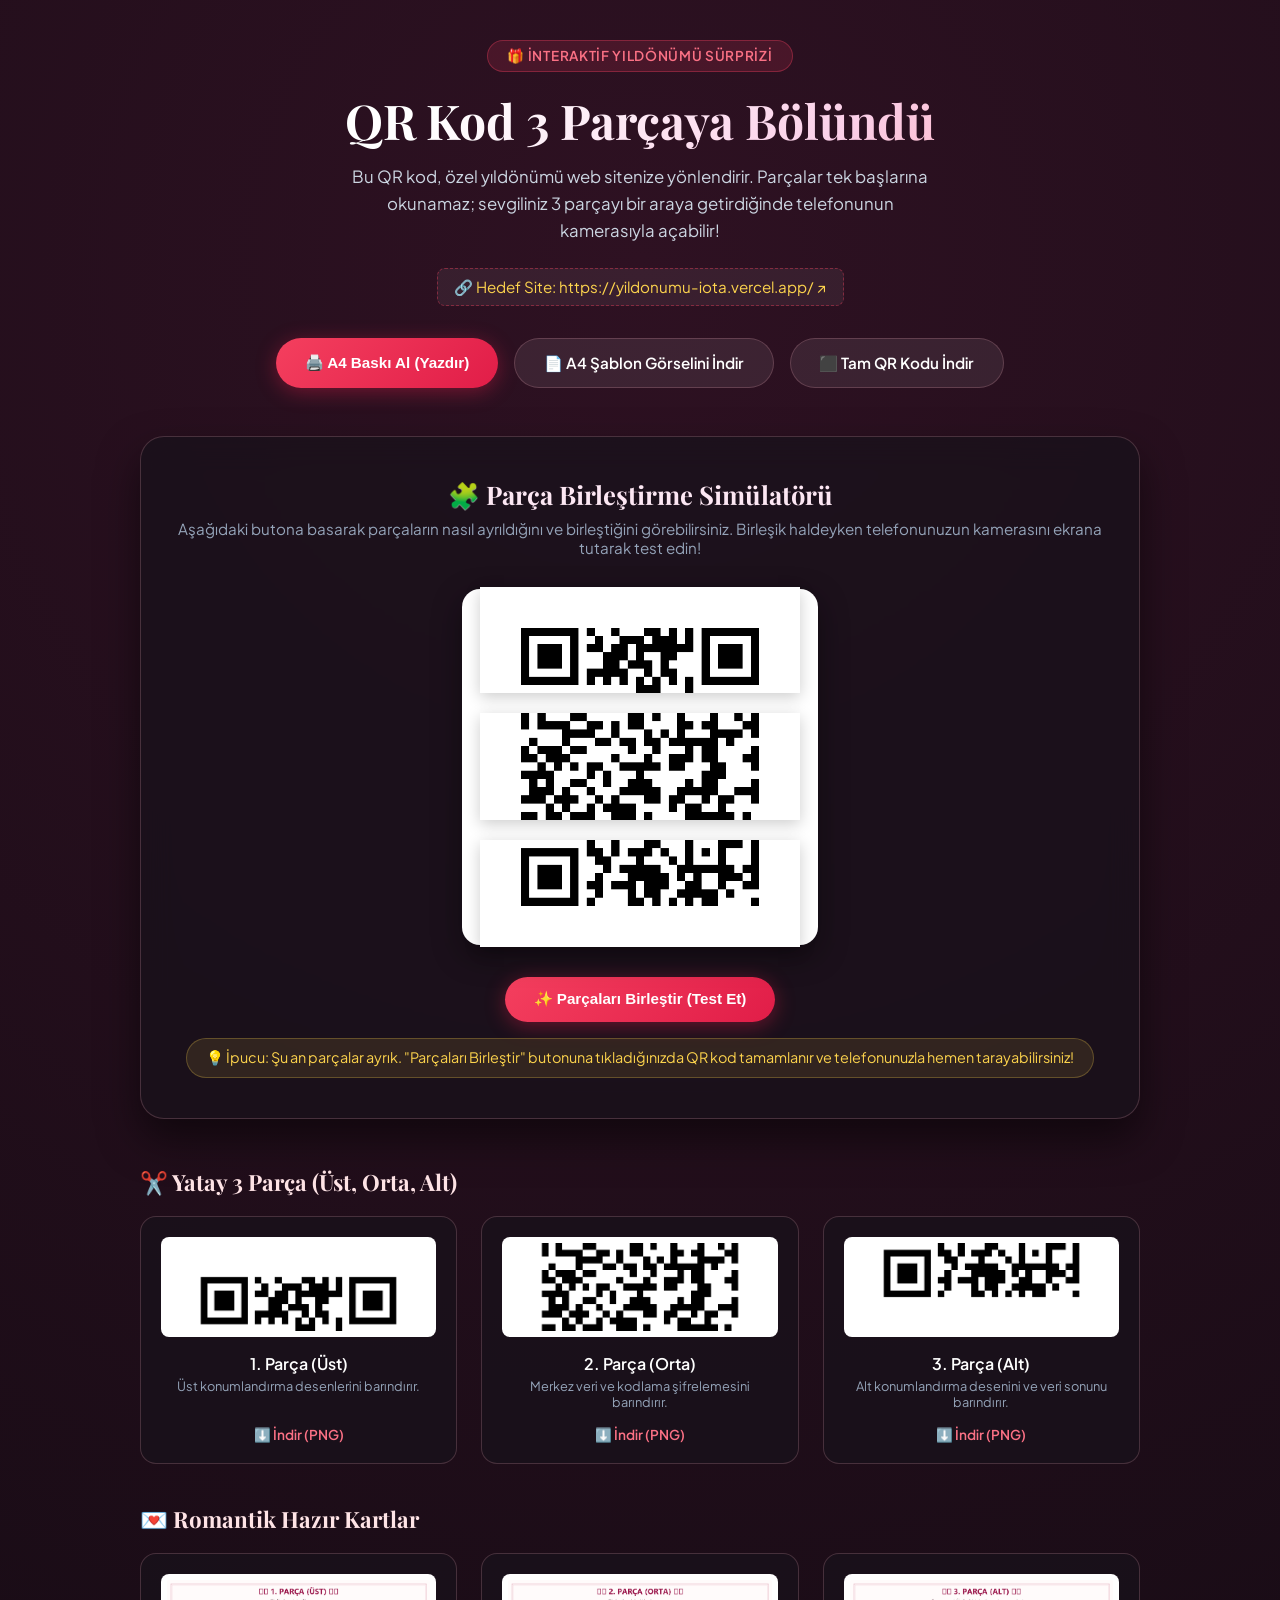
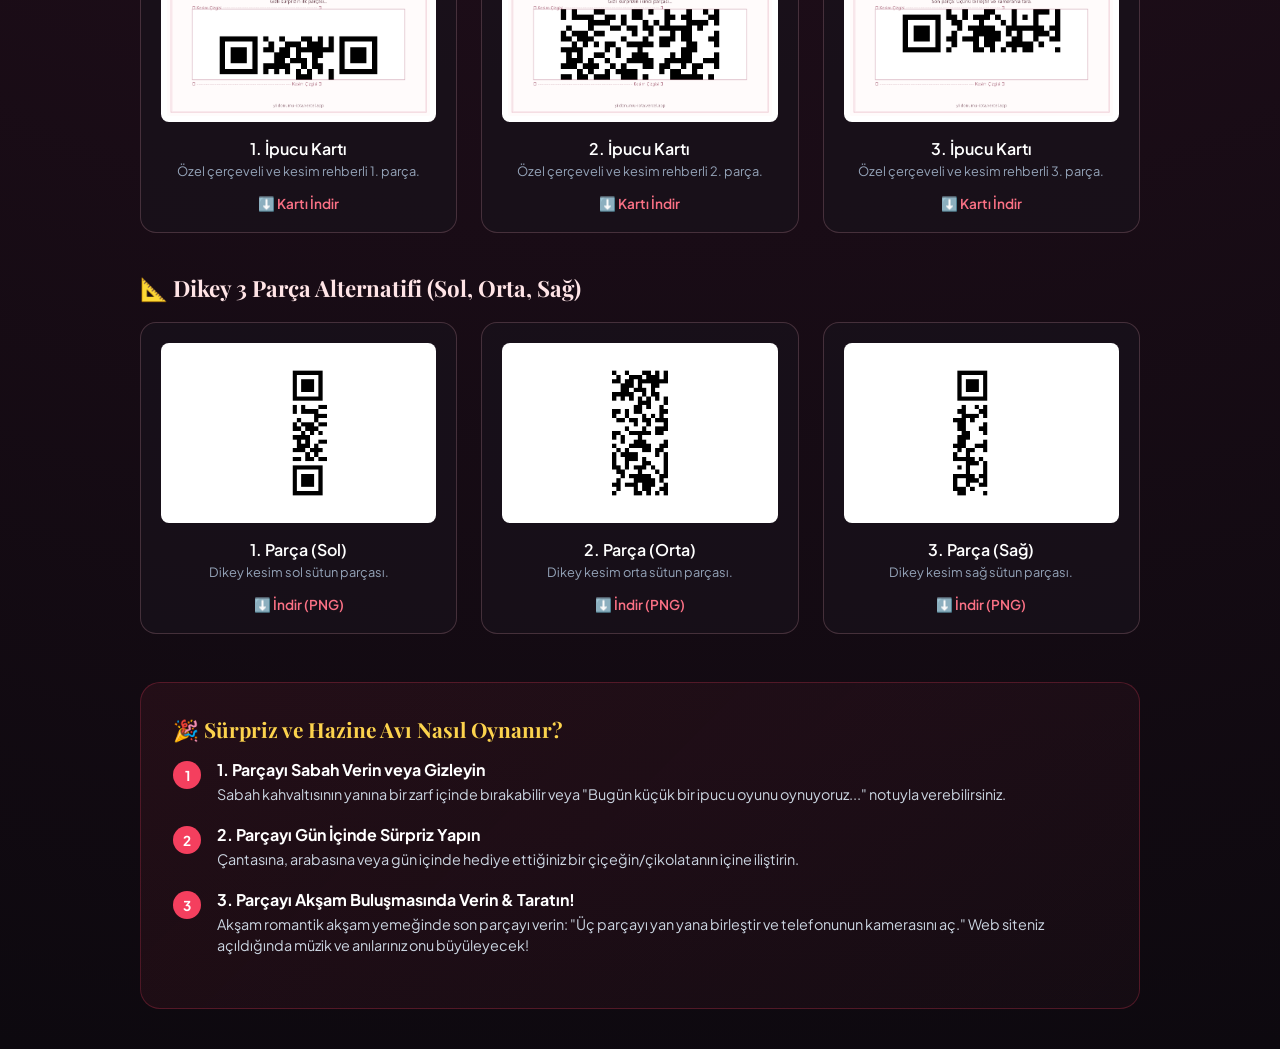
<file: qr_kodlar/yazdir_ve_kes.html>
<!DOCTYPE html>
<html lang="tr">
<head>
  <meta charset="UTF-8">
  <meta name="viewport" content="width=device-width, initial-scale=1.0">
  <title>Yıldönümü QR Bulmacası - 3 Parça Kesim & Yazdırma</title>
  <link rel="preconnect" href="https://fonts.googleapis.com">
  <link rel="preconnect" href="https://fonts.gstatic.com" crossorigin>
  <link href="https://fonts.googleapis.com/css2?family=Playfair+Display:ital,wght@0,500;0,700;1,400&family=Plus+Jakarta+Sans:wght@300;400;500;600;700&display=swap" rel="stylesheet">
  <style>
    :root {
      --bg: #0d090f;
      --card-bg: rgba(25, 18, 27, 0.75);
      --border: rgba(255, 182, 193, 0.2);
      --primary: #f43f5e;
      --accent: #fb7185;
      --gold: #fcd34d;
      --text: #fce7f3;
      --text-muted: #fda4af;
    }

    * {
      box-sizing: border-box;
      margin: 0;
      padding: 0;
    }

    body {
      font-family: 'Plus Jakarta Sans', sans-serif;
      background: radial-gradient(circle at 50% 10%, #2e1122 0%, var(--bg) 100%);
      color: var(--text);
      min-height: 100vh;
      padding: 2.5rem 1.5rem;
    }

    .container {
      max-width: 1000px;
      margin: 0 auto;
    }

    header {
      text-align: center;
      margin-bottom: 3rem;
    }

    .badge {
      display: inline-flex;
      align-items: center;
      gap: 0.5rem;
      padding: 0.4rem 1.2rem;
      border-radius: 999px;
      background: rgba(244, 63, 94, 0.15);
      border: 1px solid rgba(244, 63, 94, 0.35);
      color: var(--accent);
      font-size: 0.85rem;
      font-weight: 600;
      letter-spacing: 0.05em;
      text-transform: uppercase;
      margin-bottom: 1rem;
    }

    h1 {
      font-family: 'Playfair Display', serif;
      font-size: clamp(2rem, 4vw, 3rem);
      background: linear-gradient(135deg, #fff 30%, #fbcfe8 70%, #fda4af 100%);
      -webkit-background-clip: text;
      -webkit-text-fill-color: transparent;
      margin-bottom: 0.75rem;
    }

    p.subtitle {
      color: #cbd5e1;
      font-size: 1.05rem;
      max-width: 600px;
      margin: 0 auto 1.5rem;
      line-height: 1.6;
    }

    .target-link {
      display: inline-flex;
      align-items: center;
      gap: 0.5rem;
      background: rgba(255, 255, 255, 0.06);
      padding: 0.5rem 1rem;
      border-radius: 8px;
      border: 1px dashed rgba(244, 63, 94, 0.4);
      color: var(--gold);
      text-decoration: none;
      font-size: 0.95rem;
      transition: all 0.2s ease;
    }

    .target-link:hover {
      background: rgba(244, 63, 94, 0.2);
      transform: translateY(-2px);
    }

    .action-bar {
      display: flex;
      justify-content: center;
      flex-wrap: wrap;
      gap: 1rem;
      margin: 2rem 0;
    }

    .btn {
      display: inline-flex;
      align-items: center;
      gap: 0.6rem;
      padding: 0.85rem 1.8rem;
      border-radius: 999px;
      font-weight: 600;
      font-size: 0.95rem;
      cursor: pointer;
      border: none;
      text-decoration: none;
      transition: all 0.25s ease;
    }

    .btn-primary {
      background: linear-gradient(135deg, #f43f5e, #e11d48);
      color: white;
      box-shadow: 0 4px 20px rgba(225, 29, 72, 0.4);
    }

    .btn-primary:hover {
      transform: translateY(-2px);
      box-shadow: 0 6px 25px rgba(225, 29, 72, 0.6);
    }

    .btn-secondary {
      background: rgba(255, 255, 255, 0.08);
      color: #fff;
      border: 1px solid var(--border);
    }

    .btn-secondary:hover {
      background: rgba(255, 255, 255, 0.15);
      border-color: rgba(255, 255, 255, 0.4);
    }

    /* Interactive Simulator */
    .simulator-card {
      background: var(--card-bg);
      backdrop-filter: blur(16px);
      border: 1px solid var(--border);
      border-radius: 24px;
      padding: 2.5rem 2rem;
      margin-bottom: 3rem;
      text-align: center;
      box-shadow: 0 20px 40px rgba(0, 0, 0, 0.5);
    }

    .simulator-title {
      font-family: 'Playfair Display', serif;
      font-size: 1.6rem;
      margin-bottom: 0.5rem;
    }

    .simulator-desc {
      color: #94a3b8;
      font-size: 0.95rem;
      margin-bottom: 2rem;
    }

    .puzzle-wrapper {
      display: inline-flex;
      flex-direction: column;
      align-items: center;
      justify-content: center;
      background: white;
      padding: 18px;
      border-radius: 18px;
      box-shadow: 0 10px 30px rgba(0, 0, 0, 0.4);
      margin: 0 auto 2rem;
      position: relative;
    }

    .qr-piece {
      display: block;
      width: 320px;
      height: 106.66px;
      object-fit: cover;
      transition: all 0.4s cubic-bezier(0.34, 1.56, 0.64, 1);
      position: relative;
    }

    /* Splitting states */
    .puzzle-wrapper.separated .qr-piece:nth-child(1) {
      transform: translateY(-20px);
      box-shadow: 0 4px 15px rgba(0, 0, 0, 0.2);
    }

    .puzzle-wrapper.separated .qr-piece:nth-child(2) {
      box-shadow: 0 4px 15px rgba(0, 0, 0, 0.2);
    }

    .puzzle-wrapper.separated .qr-piece:nth-child(3) {
      transform: translateY(20px);
      box-shadow: 0 4px 15px rgba(0, 0, 0, 0.2);
    }

    .puzzle-wrapper.joined .qr-piece {
      transform: translateY(0);
      margin: 0;
      box-shadow: none;
    }

    .scan-tip {
      font-size: 0.9rem;
      color: var(--gold);
      background: rgba(252, 211, 77, 0.1);
      border: 1px solid rgba(252, 211, 77, 0.25);
      padding: 0.6rem 1.2rem;
      border-radius: 999px;
      display: inline-block;
    }

    /* Grids of assets */
    .section-heading {
      font-family: 'Playfair Display', serif;
      font-size: 1.4rem;
      margin: 2.5rem 0 1.2rem;
      display: flex;
      align-items: center;
      gap: 0.75rem;
      color: #ffe4e6;
    }

    .grid-3 {
      display: grid;
      grid-template-columns: repeat(auto-fit, minmax(260px, 1fr));
      gap: 1.5rem;
      margin-bottom: 2rem;
    }

    .asset-card {
      background: var(--card-bg);
      border: 1px solid var(--border);
      border-radius: 16px;
      padding: 1.25rem;
      display: flex;
      flex-direction: column;
      align-items: center;
      text-align: center;
      transition: transform 0.2s ease, border-color 0.2s ease;
    }

    .asset-card:hover {
      transform: translateY(-4px);
      border-color: rgba(244, 63, 94, 0.4);
    }

    .asset-card img {
      width: 100%;
      height: auto;
      max-height: 180px;
      object-fit: contain;
      background: white;
      border-radius: 8px;
      padding: 6px;
      margin-bottom: 1rem;
    }

    .asset-title {
      font-weight: 600;
      font-size: 1rem;
      margin-bottom: 0.25rem;
      color: #fff;
    }

    .asset-desc {
      font-size: 0.8rem;
      color: #94a3b8;
      margin-bottom: 1rem;
    }

    .asset-link {
      margin-top: auto;
      color: var(--accent);
      font-size: 0.85rem;
      font-weight: 600;
      text-decoration: none;
      display: inline-flex;
      align-items: center;
      gap: 0.3rem;
    }

    .asset-link:hover {
      text-decoration: underline;
    }

    /* Scenario / Ideas */
    .ideas-box {
      background: linear-gradient(135deg, rgba(244, 63, 94, 0.08), rgba(251, 113, 133, 0.03));
      border: 1px solid rgba(244, 63, 94, 0.25);
      border-radius: 20px;
      padding: 2rem;
      margin-top: 3rem;
    }

    .ideas-box h3 {
      font-family: 'Playfair Display', serif;
      font-size: 1.3rem;
      margin-bottom: 1rem;
      color: var(--gold);
    }

    .idea-step {
      display: flex;
      gap: 1rem;
      margin-bottom: 1.2rem;
      align-items: flex-start;
    }

    .idea-num {
      background: var(--primary);
      color: white;
      width: 28px;
      height: 28px;
      border-radius: 50%;
      display: flex;
      align-items: center;
      justify-content: center;
      font-size: 0.85rem;
      font-weight: 700;
      flex-shrink: 0;
      margin-top: 2px;
    }

    .idea-text strong {
      color: #fff;
      display: block;
      margin-bottom: 0.2rem;
    }

    .idea-text p {
      color: #cbd5e1;
      font-size: 0.9rem;
      line-height: 1.5;
    }

    /* Print Specific Styles */
    @media print {
      body {
        background: white !important;
        color: black !important;
        padding: 0 !important;
      }

      .no-print, header, .simulator-card, .action-bar, .section-heading, .grid-3, .ideas-box {
        display: none !important;
      }

      .print-only {
        display: block !important;
      }

      .print-page {
        page-break-inside: avoid;
        padding: 1.5cm;
        text-align: center;
      }

      .print-page h2 {
        font-size: 24pt;
        color: #881337;
        margin-bottom: 8pt;
      }

      .print-page p {
        font-size: 11pt;
        color: #4b5563;
        margin-bottom: 20pt;
      }

      .print-piece-box {
        margin: 25pt auto;
        position: relative;
        text-align: center;
      }

      .print-piece-box img {
        width: 14cm;
        display: block;
        margin: 0 auto;
        border: 1px solid #333;
      }

      .cut-line {
        border-top: 2px dashed #e11d48;
        width: 16cm;
        margin: 12pt auto;
        display: flex;
        justify-content: space-between;
        font-size: 9pt;
        color: #e11d48;
        padding-top: 4pt;
      }
    }

    .print-only {
      display: none;
    }
  </style>
</head>
<body>

  <div class="container">
    <header>
      <div class="badge">🎁 İnteraktif Yıldönümü Sürprizi</div>
      <h1>QR Kod 3 Parçaya Bölündü</h1>
      <p class="subtitle">Bu QR kod, özel yıldönümü web sitenize yönlendirir. Parçalar tek başlarına okunamaz; sevgiliniz 3 parçayı bir araya getirdiğinde telefonunun kamerasıyla açabilir!</p>
      
      <a href="https://yildonumu-iota.vercel.app/" target="_blank" class="target-link">
        🔗 Hedef Site: https://yildonumu-iota.vercel.app/ ↗
      </a>

      <div class="action-bar no-print">
        <button class="btn btn-primary" onclick="window.print()">
          🖨️ A4 Baskı Al (Yazdır)
        </button>
        <a href="A4_yazdirilabilir_sayfa.png" download class="btn btn-secondary">
          📄 A4 Şablon Görselini İndir
        </a>
        <a href="qr_tam.png" download class="btn btn-secondary">
          ⬛ Tam QR Kodu İndir
        </a>
      </div>
    </header>

    <!-- Bulmaca Canlı Test & Simülatör -->
    <div class="simulator-card no-print">
      <h2 class="simulator-title">🧩 Parça Birleştirme Simülatörü</h2>
      <p class="simulator-desc">Aşağıdaki butona basarak parçaların nasıl ayrıldığını ve birleştiğini görebilirsiniz. Birleşik haldeyken telefonunuzun kamerasını ekrana tutarak test edin!</p>

      <div id="puzzleWrapper" class="puzzle-wrapper separated">
        <img src="yatay_parcalar/1_ust_parca.png" alt="1. Parça (Üst)" class="qr-piece">
        <img src="yatay_parcalar/2_orta_parca.png" alt="2. Parça (Orta)" class="qr-piece">
        <img src="yatay_parcalar/3_alt_parca.png" alt="3. Parça (Alt)" class="qr-piece">
      </div>

      <div>
        <button id="toggleBtn" class="btn btn-primary" style="margin-bottom: 1rem;" onclick="togglePuzzle()">
          ✨ Parçaları Birleştir (Test Et)
        </button>
      </div>

      <div class="scan-tip" id="scanTip">
        💡 İpucu: Şu an parçalar ayrık. "Parçaları Birleştir" butonuna tıkladığınızda QR kod tamamlanır ve telefonunuzla hemen tarayabilirsiniz!
      </div>
    </div>

    <!-- Yatay Parçalar Bölümü -->
    <h3 class="section-heading no-print">✂️ Yatay 3 Parça (Üst, Orta, Alt)</h3>
    <div class="grid-3 no-print">
      <div class="asset-card">
        <img src="yatay_parcalar/1_ust_parca.png" alt="1. Parça">
        <div class="asset-title">1. Parça (Üst)</div>
        <div class="asset-desc">Üst konumlandırma desenlerini barındırır.</div>
        <a href="yatay_parcalar/1_ust_parca.png" download class="asset-link">⬇️ İndir (PNG)</a>
      </div>

      <div class="asset-card">
        <img src="yatay_parcalar/2_orta_parca.png" alt="2. Parça">
        <div class="asset-title">2. Parça (Orta)</div>
        <div class="asset-desc">Merkez veri ve kodlama şifrelemesini barındırır.</div>
        <a href="yatay_parcalar/2_orta_parca.png" download class="asset-link">⬇️ İndir (PNG)</a>
      </div>

      <div class="asset-card">
        <img src="yatay_parcalar/3_alt_parca.png" alt="3. Parça">
        <div class="asset-title">3. Parça (Alt)</div>
        <div class="asset-desc">Alt konumlandırma desenini ve veri sonunu barındırır.</div>
        <a href="yatay_parcalar/3_alt_parca.png" download class="asset-link">⬇️ İndir (PNG)</a>
      </div>
    </div>

    <!-- Hazır Sürpriz Kartları -->
    <h3 class="section-heading no-print">💌 Romantik Hazır Kartlar</h3>
    <div class="grid-3 no-print">
      <div class="asset-card">
        <img src="kartlar/kart_1.png" alt="1. Kart">
        <div class="asset-title">1. İpucu Kartı</div>
        <div class="asset-desc">Özel çerçeveli ve kesim rehberli 1. parça.</div>
        <a href="kartlar/kart_1.png" download class="asset-link">⬇️ Kartı İndir</a>
      </div>

      <div class="asset-card">
        <img src="kartlar/kart_2.png" alt="2. Kart">
        <div class="asset-title">2. İpucu Kartı</div>
        <div class="asset-desc">Özel çerçeveli ve kesim rehberli 2. parça.</div>
        <a href="kartlar/kart_2.png" download class="asset-link">⬇️ Kartı İndir</a>
      </div>

      <div class="asset-card">
        <img src="kartlar/kart_3.png" alt="3. Kart">
        <div class="asset-title">3. İpucu Kartı</div>
        <div class="asset-desc">Özel çerçeveli ve kesim rehberli 3. parça.</div>
        <a href="kartlar/kart_3.png" download class="asset-link">⬇️ Kartı İndir</a>
      </div>
    </div>

    <!-- Dikey Parçalar Seçeneği -->
    <h3 class="section-heading no-print">📐 Dikey 3 Parça Alternatifi (Sol, Orta, Sağ)</h3>
    <div class="grid-3 no-print">
      <div class="asset-card">
        <img src="dikey_parcalar/1_sol_parca.png" alt="1. Sol Parça">
        <div class="asset-title">1. Parça (Sol)</div>
        <div class="asset-desc">Dikey kesim sol sütun parçası.</div>
        <a href="dikey_parcalar/1_sol_parca.png" download class="asset-link">⬇️ İndir (PNG)</a>
      </div>

      <div class="asset-card">
        <img src="dikey_parcalar/2_orta_parca.png" alt="2. Orta Parça">
        <div class="asset-title">2. Parça (Orta)</div>
        <div class="asset-desc">Dikey kesim orta sütun parçası.</div>
        <a href="dikey_parcalar/2_orta_parca.png" download class="asset-link">⬇️ İndir (PNG)</a>
      </div>

      <div class="asset-card">
        <img src="dikey_parcalar/3_sag_parca.png" alt="3. Sağ Parça">
        <div class="asset-title">3. Parça (Sağ)</div>
        <div class="asset-desc">Dikey kesim sağ sütun parçası.</div>
        <a href="dikey_parcalar/3_sag_parca.png" download class="asset-link">⬇️ İndir (PNG)</a>
      </div>
    </div>

    <!-- Sürpriz & Oyun Fikirleri -->
    <div class="ideas-box no-print">
      <h3>🎉 Sürpriz ve Hazine Avı Nasıl Oynanır?</h3>

      <div class="idea-step">
        <div class="idea-num">1</div>
        <div class="idea-text">
          <strong>1. Parçayı Sabah Verin veya Gizleyin</strong>
          <p>Sabah kahvaltısının yanına bir zarf içinde bırakabilir veya "Bugün küçük bir ipucu oyunu oynuyoruz..." notuyla verebilirsiniz.</p>
        </div>
      </div>

      <div class="idea-step">
        <div class="idea-num">2</div>
        <div class="idea-text">
          <strong>2. Parçayı Gün İçinde Sürpriz Yapın</strong>
          <p>Çantasına, arabasına veya gün içinde hediye ettiğiniz bir çiçeğin/çikolatanın içine iliştirin.</p>
        </div>
      </div>

      <div class="idea-step">
        <div class="idea-num">3</div>
        <div class="idea-text">
          <strong>3. Parçayı Akşam Buluşmasında Verin & Taratın!</strong>
          <p>Akşam romantik akşam yemeğinde son parçayı verin: "Üç parçayı yan yana birleştir ve telefonunun kamerasını aç." Web siteniz açıldığında müzik ve anılarınız onu büyüleyecek!</p>
        </div>
      </div>
    </div>

    <!-- Printable Layout (A4 formatı) -->
    <div class="print-only print-page">
      <h2>❤️ BİZİM YILDÖNÜMÜ BULMACAMIZ ❤️</h2>
      <p>Aşağıdaki 3 parçayı kesik çizgilerden (✂️) makasla kesin. 3 parça tam hizalı birleştirildiğinde telefon kamerasıyla web sitemiz açılacaktır!</p>

      <div class="cut-line"><span>✂ Kesim Çizgisi</span><span>1. PARÇA (ÜST)</span><span>✂</span></div>
      <div class="print-piece-box">
        <img src="yatay_parcalar/1_ust_parca.png" alt="1. Parça">
      </div>

      <div class="cut-line"><span>✂ Kesim Çizgisi</span><span>2. PARÇA (ORTA)</span><span>✂</span></div>
      <div class="print-piece-box">
        <img src="yatay_parcalar/2_orta_parca.png" alt="2. Parça">
      </div>

      <div class="cut-line"><span>✂ Kesim Çizgisi</span><span>3. PARÇA (ALT)</span><span>✂</span></div>
      <div class="print-piece-box">
        <img src="yatay_parcalar/3_alt_parca.png" alt="3. Parça">
      </div>
      <div class="cut-line"><span>✂ Bitiş Çizgisi</span><span>https://yildonumu-iota.vercel.app/</span><span>✂</span></div>
    </div>

  </div>

  <script>
    let isJoined = false;
    function togglePuzzle() {
      const wrapper = document.getElementById('puzzleWrapper');
      const btn = document.getElementById('toggleBtn');
      const tip = document.getElementById('scanTip');

      isJoined = !isJoined;
      if (isJoined) {
        wrapper.classList.remove('separated');
        wrapper.classList.add('joined');
        btn.textContent = '🔓 Parçaları Tekrar Ayır';
        tip.innerHTML = '🎉 <strong>Mükemmel!</strong> Parçalar birleşti. Şimdi telefonunuzun kamerasını QR koda doğrultup tarayabilirsiniz!';
        tip.style.background = 'rgba(34, 197, 94, 0.15)';
        tip.style.borderColor = 'rgba(34, 197, 94, 0.4)';
        tip.style.color = '#86efac';
      } else {
        wrapper.classList.remove('joined');
        wrapper.classList.add('separated');
        btn.textContent = '✨ Parçaları Birleştir (Test Et)';
        tip.innerHTML = '💡 İpucu: Şu an parçalar ayrık (tek tek taranamayacak haldedir). Butona basarak birleştirin.';
        tip.style.background = 'rgba(252, 211, 77, 0.1)';
        tip.style.borderColor = 'rgba(252, 211, 77, 0.25)';
        tip.style.color = '#fcd34d';
      }
    }
  </script>
</body>
</html>
</file>
